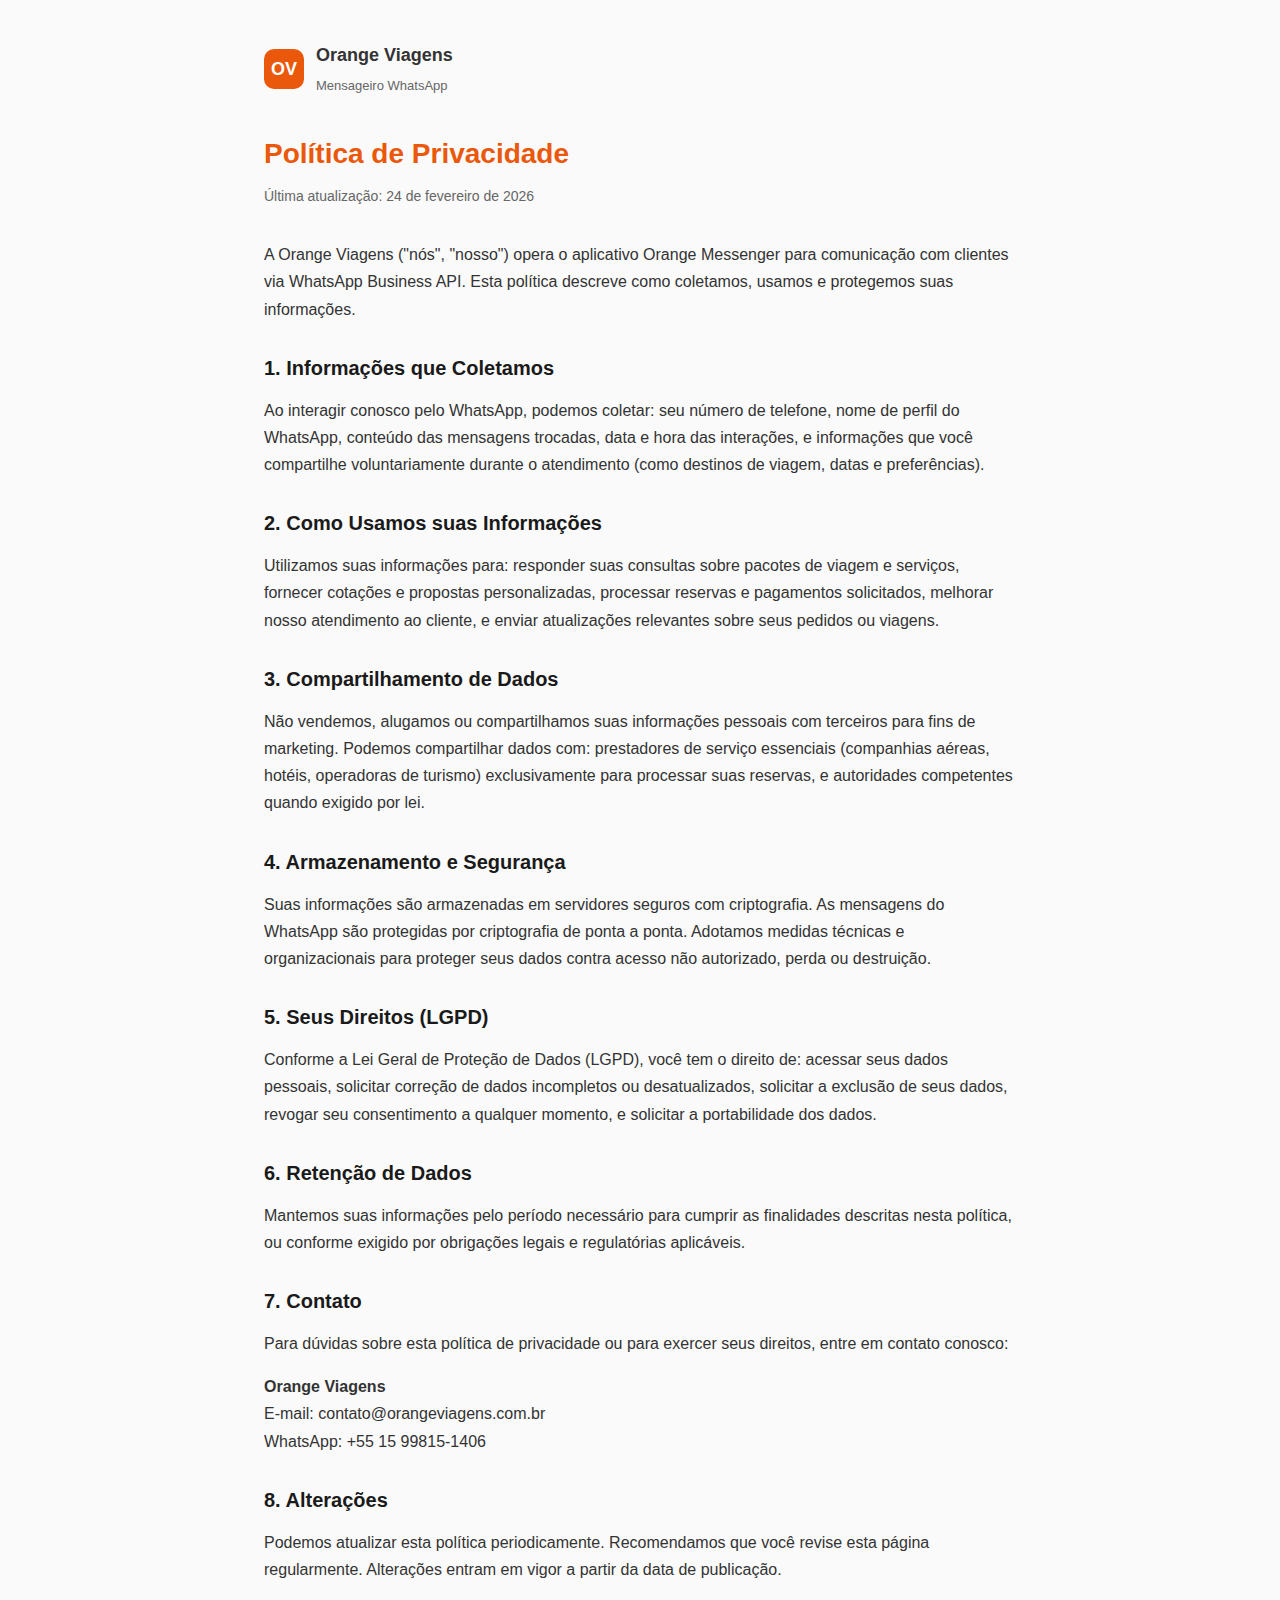
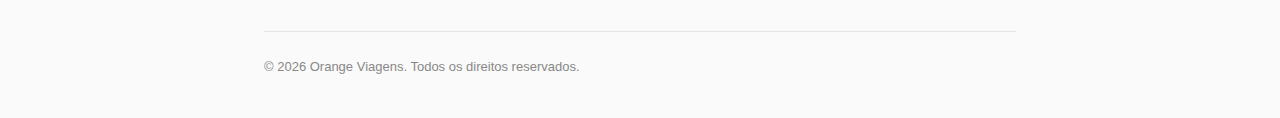
<file: public/privacy.html>
<!DOCTYPE html>
<html lang="pt-BR">
<head>
  <meta charset="UTF-8">
  <meta name="viewport" content="width=device-width, initial-scale=1.0">
  <title>Política de Privacidade — Orange Viagens</title>
  <style>
    * { margin: 0; padding: 0; box-sizing: border-box; }
    body { font-family: -apple-system, BlinkMacSystemFont, 'Segoe UI', Roboto, sans-serif; color: #333; line-height: 1.7; background: #fafafa; }
    .container { max-width: 800px; margin: 0 auto; padding: 40px 24px; }
    h1 { font-size: 28px; color: #ea580c; margin-bottom: 8px; }
    .subtitle { color: #666; margin-bottom: 32px; font-size: 14px; }
    h2 { font-size: 20px; color: #1a1a1a; margin: 28px 0 12px; }
    p { margin-bottom: 16px; }
    .logo { display: flex; align-items: center; gap: 12px; margin-bottom: 32px; }
    .logo-icon { width: 40px; height: 40px; background: #ea580c; border-radius: 10px; display: flex; align-items: center; justify-content: center; color: white; font-weight: bold; font-size: 18px; }
    .footer { margin-top: 48px; padding-top: 24px; border-top: 1px solid #e5e5e5; color: #888; font-size: 13px; }
  </style>
</head>
<body>
  <div class="container">
    <div class="logo">
      <div class="logo-icon">OV</div>
      <div>
        <strong style="font-size: 18px;">Orange Viagens</strong><br>
        <span style="color: #666; font-size: 13px;">Mensageiro WhatsApp</span>
      </div>
    </div>

    <h1>Política de Privacidade</h1>
    <p class="subtitle">Última atualização: 24 de fevereiro de 2026</p>

    <p>A Orange Viagens ("nós", "nosso") opera o aplicativo Orange Messenger para comunicação com clientes via WhatsApp Business API. Esta política descreve como coletamos, usamos e protegemos suas informações.</p>

    <h2>1. Informações que Coletamos</h2>
    <p>Ao interagir conosco pelo WhatsApp, podemos coletar: seu número de telefone, nome de perfil do WhatsApp, conteúdo das mensagens trocadas, data e hora das interações, e informações que você compartilhe voluntariamente durante o atendimento (como destinos de viagem, datas e preferências).</p>

    <h2>2. Como Usamos suas Informações</h2>
    <p>Utilizamos suas informações para: responder suas consultas sobre pacotes de viagem e serviços, fornecer cotações e propostas personalizadas, processar reservas e pagamentos solicitados, melhorar nosso atendimento ao cliente, e enviar atualizações relevantes sobre seus pedidos ou viagens.</p>

    <h2>3. Compartilhamento de Dados</h2>
    <p>Não vendemos, alugamos ou compartilhamos suas informações pessoais com terceiros para fins de marketing. Podemos compartilhar dados com: prestadores de serviço essenciais (companhias aéreas, hotéis, operadoras de turismo) exclusivamente para processar suas reservas, e autoridades competentes quando exigido por lei.</p>

    <h2>4. Armazenamento e Segurança</h2>
    <p>Suas informações são armazenadas em servidores seguros com criptografia. As mensagens do WhatsApp são protegidas por criptografia de ponta a ponta. Adotamos medidas técnicas e organizacionais para proteger seus dados contra acesso não autorizado, perda ou destruição.</p>

    <h2>5. Seus Direitos (LGPD)</h2>
    <p>Conforme a Lei Geral de Proteção de Dados (LGPD), você tem o direito de: acessar seus dados pessoais, solicitar correção de dados incompletos ou desatualizados, solicitar a exclusão de seus dados, revogar seu consentimento a qualquer momento, e solicitar a portabilidade dos dados.</p>

    <h2>6. Retenção de Dados</h2>
    <p>Mantemos suas informações pelo período necessário para cumprir as finalidades descritas nesta política, ou conforme exigido por obrigações legais e regulatórias aplicáveis.</p>

    <h2>7. Contato</h2>
    <p>Para dúvidas sobre esta política de privacidade ou para exercer seus direitos, entre em contato conosco:</p>
    <p><strong>Orange Viagens</strong><br>
    E-mail: contato@orangeviagens.com.br<br>
    WhatsApp: +55 15 99815-1406</p>

    <h2>8. Alterações</h2>
    <p>Podemos atualizar esta política periodicamente. Recomendamos que você revise esta página regularmente. Alterações entram em vigor a partir da data de publicação.</p>

    <div class="footer">
      &copy; 2026 Orange Viagens. Todos os direitos reservados.
    </div>
  </div>
</body>
</html>
</file>
